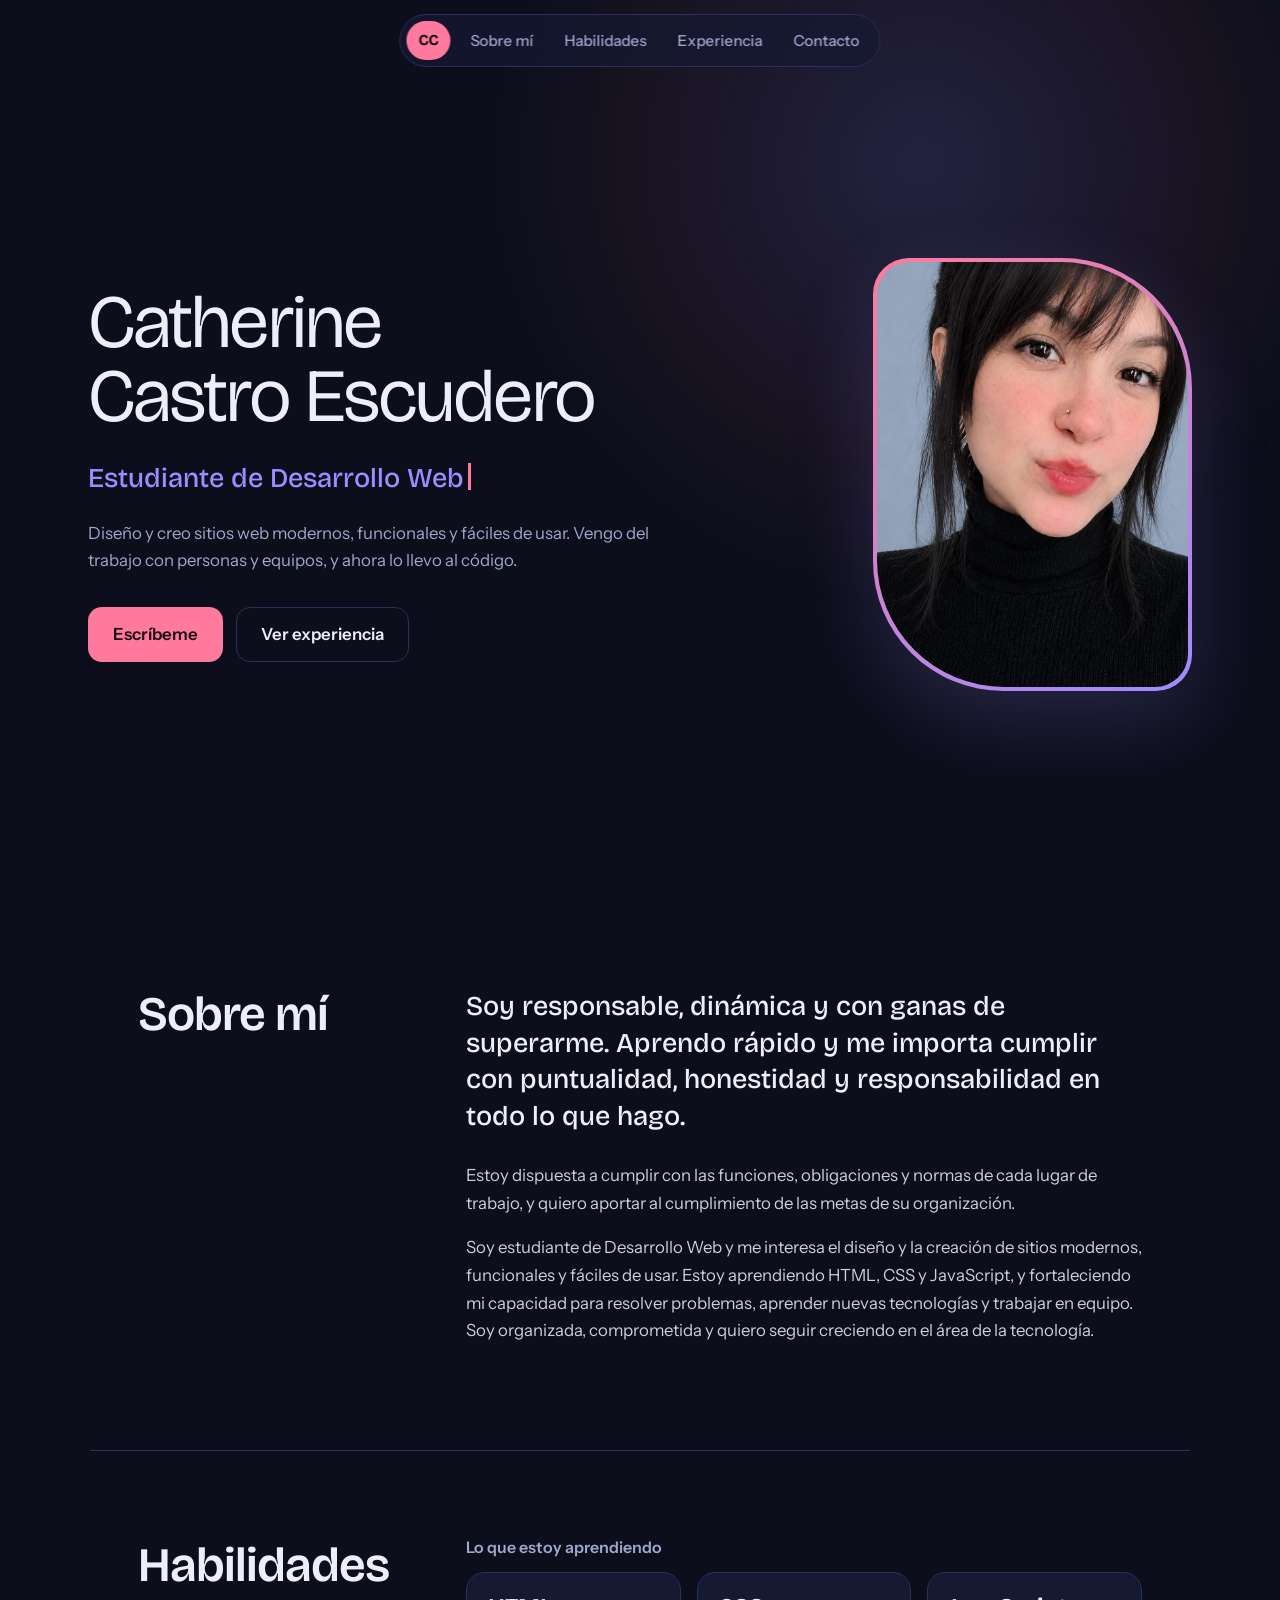
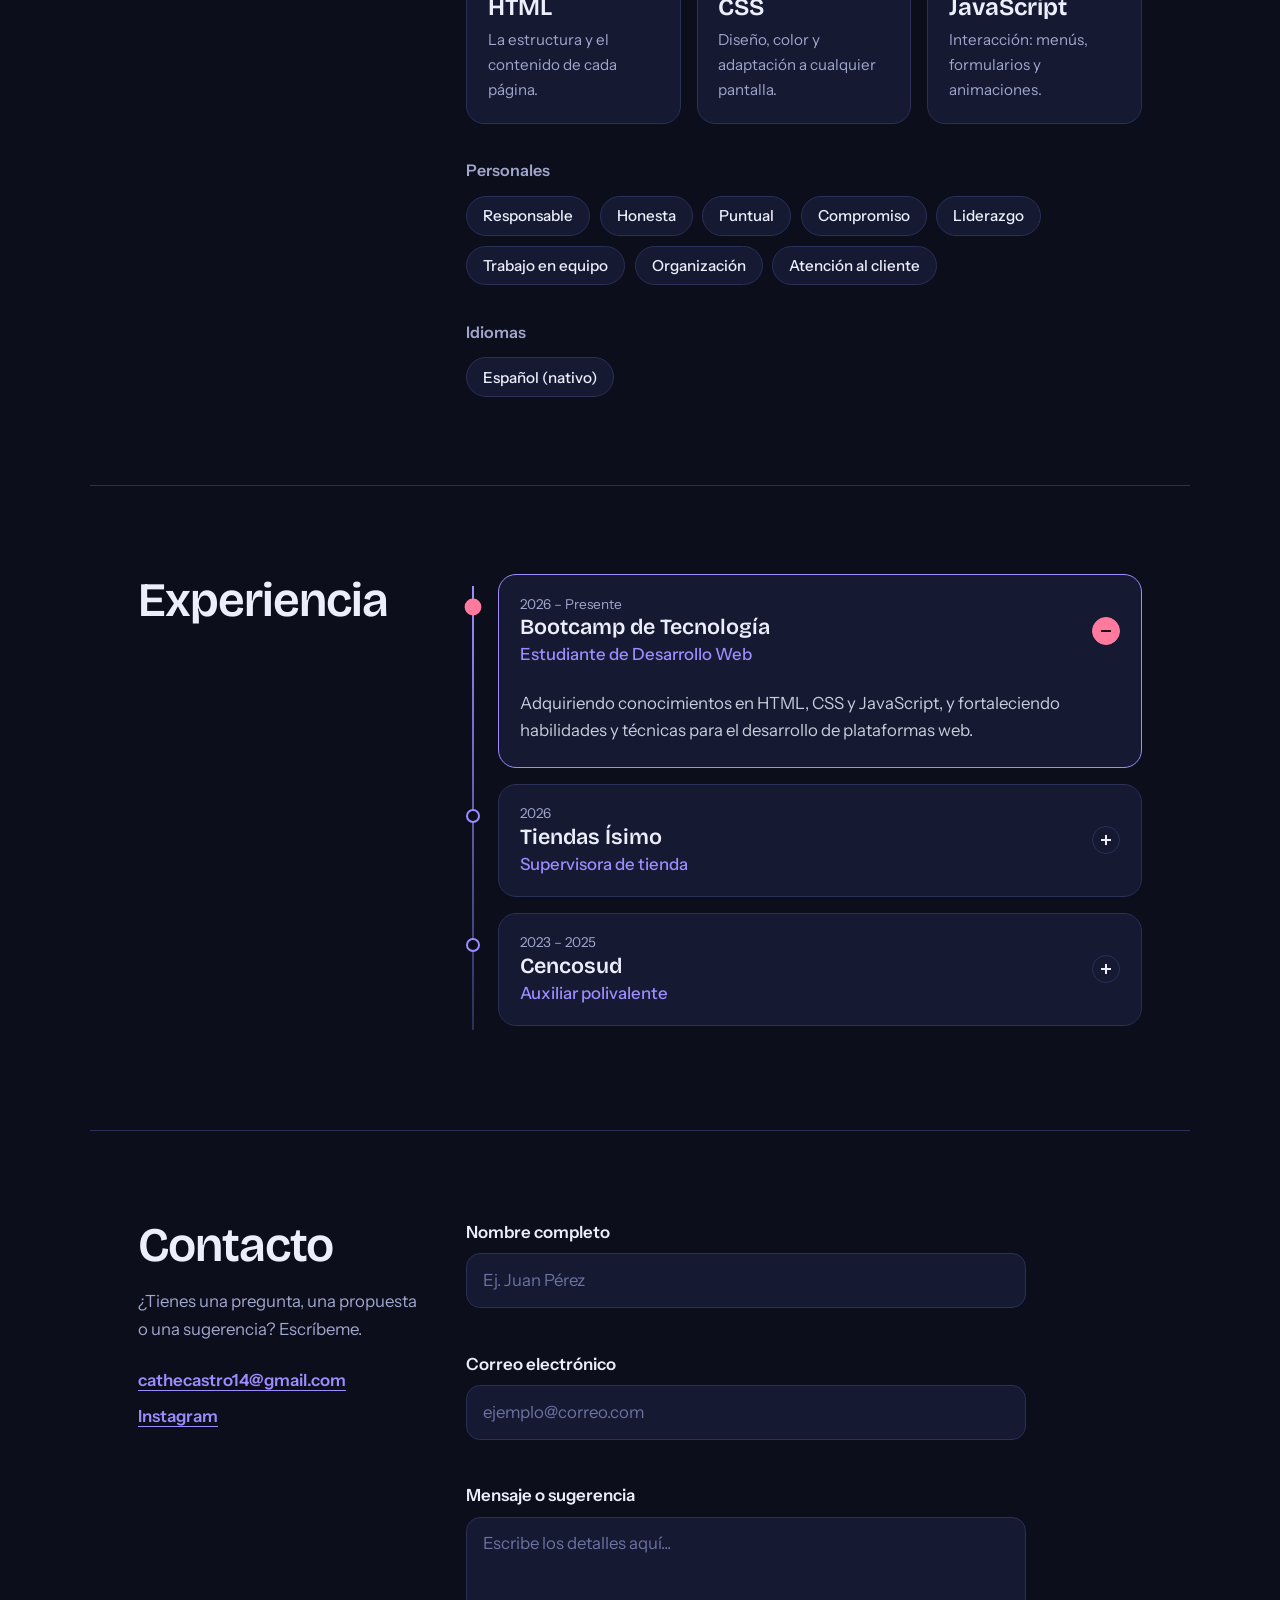
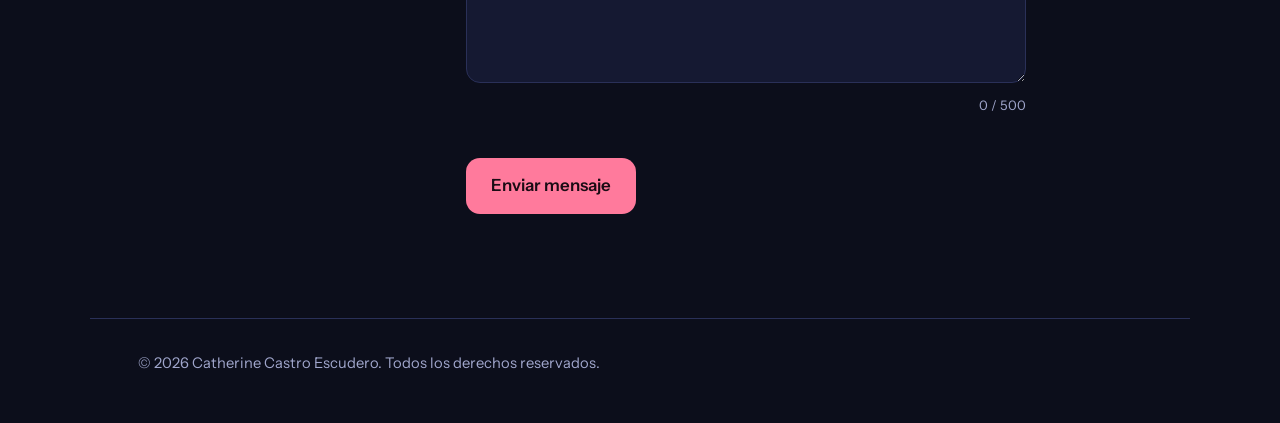
<file: index.html>
<!DOCTYPE html>
<html lang="es">
<head>
    <meta charset="UTF-8">
    <meta name="viewport" content="width=device-width, initial-scale=1.0">
    <meta name="description" content="Portafolio de Catherine Castro Escudero, estudiante de Desarrollo Web con experiencia en supervisión de tienda, atención al cliente y apoyo administrativo.">
    <meta name="theme-color" content="#0c0e1b">
    <title>Catherine Castro Escudero | Portafolio</title>

    <link rel="preconnect" href="https://fonts.googleapis.com">
    <link rel="preconnect" href="https://fonts.gstatic.com" crossorigin>
    <link href="https://fonts.googleapis.com/css2?family=Bricolage+Grotesque:opsz,wdth,wght@12..96,75..100,200..800&family=Instrument+Sans:wght@400..700&display=swap" rel="stylesheet">

    <link rel="stylesheet" href="miPortafolio.css">
    <script src="portafolio.js" defer></script>
</head>
<body>
    <a class="saltar" href="#contenido">Saltar al contenido</a>
    <div class="progreso" id="progreso" aria-hidden="true"></div>

    <header>
        <nav class="nav" aria-label="Navegación principal">
            <a href="#inicio" class="nav__marca" aria-label="Ir al inicio">CC</a>
            <a href="#sobre-mi">Sobre mí</a>
            <a href="#habilidades">Habilidades</a>
            <a href="#experiencia">Experiencia</a>
            <a href="#contacto">Contacto</a>
        </nav>
    </header>

    <main id="contenido">

        <section id="inicio" class="hero">
            <div class="hero__texto">
                <h1 class="nombre entra" id="nombre" style="--i:0" aria-label="Catherine Castro Escudero">
                    <span class="linea">Catherine</span>
                    <span class="linea">Castro Escudero</span>
                </h1>

                <p class="rol entra" style="--i:2">
                    <span class="solo-lectores">Estudiante de Desarrollo Web</span>
                    <span class="rol__typed" id="typed" aria-hidden="true">Estudiante de Desarrollo Web</span>
                </p>

                <p class="lema entra" style="--i:3">
                    Diseño y creo sitios web modernos, funcionales y fáciles de usar. Vengo del trabajo con personas y equipos, y ahora lo llevo al código.
                </p>

                <div class="acciones entra" style="--i:4">
                    <a href="#contacto" class="btn btn--primario">Escríbeme</a>
                    <a href="#experiencia" class="btn btn--secundario">Ver experiencia</a>
                </div>
            </div>

            <div class="retrato entra" id="retrato" style="--i:3">
                <div class="retrato__marco">
                    <img src="WhatsApp Image 2026-10-21 at 12.21.23.jpeg"
                         alt="Foto de perfil profesional de Catherine Castro Escudero"
                         width="340" height="425" id="foto">
                    <span class="retrato__iniciales" id="iniciales" aria-hidden="true" hidden>CC</span>
                </div>
            </div>
        </section>

        <section id="sobre-mi" class="seccion">
            <div class="split">
                <h2>Sobre mí</h2>
                <div class="texto">
                    <p class="texto__lead">
                        Soy responsable, dinámica y con ganas de superarme. Aprendo rápido y me importa cumplir con puntualidad, honestidad y responsabilidad en todo lo que hago.
                    </p>
                    <p>
                        Estoy dispuesta a cumplir con las funciones, obligaciones y normas de cada lugar de trabajo, y quiero aportar al cumplimiento de las metas de su organización.
                    </p>
                    <p>
                        Soy estudiante de Desarrollo Web y me interesa el diseño y la creación de sitios modernos, funcionales y fáciles de usar. Estoy aprendiendo HTML, CSS y JavaScript, y fortaleciendo mi capacidad para resolver problemas, aprender nuevas tecnologías y trabajar en equipo. Soy organizada, comprometida y quiero seguir creciendo en el área de la tecnología.
                    </p>
                </div>
            </div>
        </section>

        <section id="habilidades" class="seccion">
            <div class="split">
                <h2>Habilidades</h2>
                <div>
                    <h3 class="subtitulo">Lo que estoy aprendiendo</h3>
                    <div class="tec">
                        <article>
                            <h4>HTML</h4>
                            <p>La estructura y el contenido de cada página.</p>
                        </article>
                        <article>
                            <h4>CSS</h4>
                            <p>Diseño, color y adaptación a cualquier pantalla.</p>
                        </article>
                        <article>
                            <h4>JavaScript</h4>
                            <p>Interacción: menús, formularios y animaciones.</p>
                        </article>
                    </div>

                    <h3 class="subtitulo">Personales</h3>
                    <ul class="chips">
                        <li>Responsable</li>
                        <li>Honesta</li>
                        <li>Puntual</li>
                        <li>Compromiso</li>
                        <li>Liderazgo</li>
                        <li>Trabajo en equipo</li>
                        <li>Organización</li>
                        <li>Atención al cliente</li>
                    </ul>

                    <h3 class="subtitulo">Idiomas</h3>
                    <ul class="chips">
                        <li>Español (nativo)</li>
                    </ul>
                </div>
            </div>
        </section>

        <section id="experiencia" class="seccion">
            <div class="split">
                <h2>Experiencia</h2>
                <ol class="tiempo">
                    <li class="abierto">
                        <div class="tarjeta">
                            <button type="button" class="cab" aria-expanded="true" aria-controls="det1">
                                <span class="cab__anio">2026 – Presente</span>
                                <span class="cab__empresa">Bootcamp de Tecnología</span>
                                <span class="cab__cargo">Estudiante de Desarrollo Web</span>
                                <span class="cab__icono" aria-hidden="true"></span>
                            </button>
                            <div class="cuerpo" id="det1">
                                <div class="cuerpo__in">
                                    <p>Adquiriendo conocimientos en HTML, CSS y JavaScript, y fortaleciendo habilidades y técnicas para el desarrollo de plataformas web.</p>
                                </div>
                            </div>
                        </div>
                    </li>

                    <li>
                        <div class="tarjeta">
                            <button type="button" class="cab" aria-expanded="false" aria-controls="det2">
                                <span class="cab__anio">2026</span>
                                <span class="cab__empresa">Tiendas Ísimo</span>
                                <span class="cab__cargo">Supervisora de tienda</span>
                                <span class="cab__icono" aria-hidden="true"></span>
                            </button>
                            <div class="cuerpo" id="det2">
                                <div class="cuerpo__in">
                                    <p>Supervisión de la operación diaria de la tienda, garantizando el cumplimiento de los objetivos de ventas y un excelente servicio al cliente.</p>
                                    <p>Coordinación y liderazgo del equipo, organización de turnos, control de inventarios, abastecimiento y exhibición de productos, apertura y cierre de caja, cumplimiento de los procedimientos de la empresa y atención oportuna de las necesidades de los clientes.</p>
                                </div>
                            </div>
                        </div>
                    </li>

                    <li>
                        <div class="tarjeta">
                            <button type="button" class="cab" aria-expanded="false" aria-controls="det3">
                                <span class="cab__anio">2023 – 2025</span>
                                <span class="cab__empresa">Cencosud</span>
                                <span class="cab__cargo">Auxiliar polivalente</span>
                                <span class="cab__icono" aria-hidden="true"></span>
                            </button>
                            <div class="cuerpo" id="det3">
                                <div class="cuerpo__in">
                                    <p>Apoyo en actividades asistenciales, administrativas y de atención al usuario en instituciones de salud.</p>
                                    <p>Orientación a pacientes, agendamiento de citas, organización y actualización de historias clínicas, manejo de documentos y cumplimiento de los protocolos de bioseguridad.</p>
                                </div>
                            </div>
                        </div>
                    </li>

                </ol>
            </div>
        </section>

        <section id="contacto" class="seccion">
            <div class="split">
                <div>
                    <h2>Contacto</h2>
                    <p class="contacto__intro">¿Tienes una pregunta, una propuesta o una sugerencia? Escríbeme.</p>
                    <ul class="enlaces">
                        <li><a href="mailto:cathecastro14@gmail.com">cathecastro14@gmail.com</a></li>
                        <li><a href="https://www.instagram.com/kttksttro?igsh=NDJoc3o1aXQ5dW0w" target="_blank" rel="noopener noreferrer">Instagram</a></li>
                    </ul>
                </div>

                <form id="formContacto" action="#" method="POST" novalidate>
                    <div class="campo">
                        <label for="nombreForm">Nombre completo</label>
                        <input type="text" id="nombreForm" name="nombre" placeholder="Ej. Juan Pérez" autocomplete="name" required minlength="3">
                        <small class="error" aria-live="polite"></small>
                    </div>

                    <div class="campo">
                        <label for="correo">Correo electrónico</label>
                        <input type="email" id="correo" name="correo" placeholder="ejemplo@correo.com" autocomplete="email" required>
                        <small class="error" aria-live="polite"></small>
                    </div>

                    <div class="campo">
                        <label for="mensaje">Mensaje o sugerencia</label>
                        <textarea id="mensaje" name="mensaje" rows="5" placeholder="Escribe los detalles aquí..." required minlength="10" maxlength="500"></textarea>
                        <small class="contador" id="contador">0 / 500</small>
                        <small class="error" aria-live="polite"></small>
                    </div>

                    <button type="submit" class="btn btn--primario">Enviar mensaje</button>
                    <p id="estadoForm" class="estado" role="status"></p>
                </form>
            </div>
        </section>
    </main>

    <footer class="pie">
        <p>© <span id="anio">2026</span> Catherine Castro Escudero. Todos los derechos reservados.</p>
    </footer>

    <button type="button" id="subir" class="subir" aria-label="Volver arriba" hidden>↑</button>
</body>
</html>
</file>
<file: miPortafolio.css>
:root {
    --bg: #0c0e1b;
    --surface: #151932;
    --surface-2: #1c2142;
    --line: #2a3058;
    --text: #eceefb;
    --muted: #a0a6cc;
    --rose: #ff7a9c;
    --lilac: #9d8cff;
    --ok: #7ee2b8;
    --error: #ff8fa8;

    --f-display: "Bricolage Grotesque", "Segoe UI", system-ui, sans-serif;
    --f-body: "Instrument Sans", "Segoe UI", system-ui, sans-serif;

    --gutter: clamp(1.25rem, 5vw, 3rem);
    --ancho: 1100px;
}

/* ---------- Base ---------- */
*, *::before, *::after { box-sizing: border-box; }

html {
    color-scheme: dark;
    scroll-behavior: smooth;
    scroll-padding-top: 90px;
}

body {
    margin: 0;
    font-family: var(--f-body);
    font-size: 1.05rem;
    line-height: 1.65;
    color: var(--text);
    background: var(--bg);
}

/* Luz que sigue al cursor */
body::before {
    content: "";
    position: fixed;
    inset: 0;
    z-index: 0;
    pointer-events: none;
    background: radial-gradient(
        650px circle at var(--mx, 72%) var(--my, 18%),
        rgba(157, 140, 255, .16),
        rgba(255, 122, 156, .05) 45%,
        transparent 70%
    );
}

main, footer { position: relative; z-index: 1; }

img { max-width: 100%; display: block; }
a { color: var(--lilac); text-underline-offset: 4px; }
a:hover { color: var(--rose); }
p { margin: 0 0 1em; }

h1, h2, h3, h4 { font-family: var(--f-display); margin: 0; line-height: 1.1; }

:focus-visible { outline: 3px solid var(--rose); outline-offset: 3px; }

.solo-lectores {
    position: absolute; width: 1px; height: 1px; overflow: hidden;
    clip: rect(0 0 0 0); white-space: nowrap;
}

.saltar {
    position: absolute; left: -999px; top: 0; z-index: 400;
    background: var(--rose); color: #1a0b14; padding: .6rem 1rem; font-weight: 600;
}
.saltar:focus { left: 0; }

/* ---------- Progreso de lectura ---------- */
.progreso {
    position: fixed; top: 0; left: 0; z-index: 300;
    height: 3px; width: 100%;
    transform-origin: left; transform: scaleX(var(--p, 0));
    background: linear-gradient(90deg, var(--lilac), var(--rose));
}

/* ---------- Navegación ---------- */
.nav {
    position: fixed; top: 14px; left: 50%; transform: translateX(-50%);
    z-index: 200; display: flex; align-items: center; gap: 2px;
    padding: 6px; max-width: calc(100vw - 1.5rem);
    background: rgba(21, 25, 50, .72);
    backdrop-filter: blur(14px);
    -webkit-backdrop-filter: blur(14px);
    border: 1px solid var(--line);
    border-radius: 999px;
}

.nav a {
    padding: .45rem .9rem; border-radius: 999px; white-space: nowrap;
    text-decoration: none; color: var(--muted); font-size: .95rem; font-weight: 500;
    transition: background .2s, color .2s;
}
.nav a:hover { color: var(--text); background: var(--surface-2); }
.nav a.activo { color: var(--text); background: var(--line); }

.nav a.nav__marca {
    background: var(--rose); color: #1a0b14; font-family: var(--f-display);
    font-weight: 700; padding: .45rem .75rem; margin-right: 4px;
}
.nav a.nav__marca:hover { background: var(--lilac); color: #14102e; }

/* ---------- Entrada de la portada (una sola secuencia) ---------- */
.entra {
    opacity: 0; transform: translateY(16px);
    animation: entra .9s cubic-bezier(.2, .7, .2, 1) forwards;
    animation-delay: calc(var(--i, 0) * 120ms + 150ms);
}
@keyframes entra { to { opacity: 1; transform: none; } }

/* ---------- Portada ---------- */
.hero {
    max-width: 1200px; margin: 0 auto;
    min-height: 100svh;
    padding: 7rem var(--gutter) 4rem;
    display: grid;
    grid-template-columns: minmax(0, 1.5fr) minmax(0, .65fr);
    align-items: center;
    gap: 3rem;
}

.hero__texto { container-type: inline-size; min-width: 0; }

.nombre {
    font-size: clamp(2rem, 10.2cqi, 6rem);
    font-weight: 350;
    line-height: .98;
    letter-spacing: -.025em;
}
.nombre .linea { display: block; white-space: nowrap; }
.nombre .l {
    color: color-mix(in srgb, var(--rose) calc(var(--t, 0) * 100%), var(--text));
}

.rol {
    margin: 1.4rem 0 0;
    font-family: var(--f-display);
    font-size: clamp(1.15rem, 2.6vw, 1.7rem);
    font-weight: 500;
    min-height: 1.3em;
}
.rol__typed { color: var(--lilac); }
.rol__typed::after {
    content: ""; display: inline-block; width: 3px; height: 1em;
    margin-left: 4px; vertical-align: -.12em; background: var(--rose);
    animation: parpadeo 1s steps(2, start) infinite;
}
@keyframes parpadeo { to { visibility: hidden; } }

.lema { color: var(--muted); max-width: 52ch; margin: 1.2rem 0 0; }

.acciones { display: flex; flex-wrap: wrap; gap: .8rem; margin-top: 2rem; }

/* ---------- Botones ---------- */
.btn {
    display: inline-block; padding: .8rem 1.5rem; border-radius: 14px;
    border: 1.5px solid transparent; font: inherit; font-weight: 600;
    text-decoration: none; cursor: pointer;
    transition: transform .2s, box-shadow .2s, background .2s, border-color .2s;
}
.btn:hover { transform: translateY(-2px); }
.btn.btn--primario { background: var(--rose); color: #1a0b14; }
.btn.btn--primario:hover { background: #ff93ae; color: #1a0b14; box-shadow: 0 8px 28px rgba(255, 122, 156, .35); }
.btn.btn--secundario { border-color: var(--line); color: var(--text); background: transparent; }
.btn.btn--secundario:hover { border-color: var(--lilac); color: var(--text); }

/* ---------- Retrato ---------- */
.retrato { justify-self: end; width: min(100%, 340px); perspective: 900px; }

.retrato__marco {
    position: relative; padding: 4px;
    border-radius: 36px 130px 36px 130px;
    background: linear-gradient(145deg, var(--rose), var(--lilac));
    box-shadow: 0 30px 80px rgba(157, 140, 255, .18);
    transition: transform .25s ease-out;
    transform-style: preserve-3d;
}
.retrato__marco img {
    width: 100%; aspect-ratio: 4 / 5; object-fit: cover;
    border-radius: 33px 127px 33px 127px; background: var(--surface);
}
.retrato__iniciales {
    display: grid; place-items: center; width: 100%; aspect-ratio: 4 / 5;
    border-radius: 33px 127px 33px 127px; background: var(--surface);
    font-family: var(--f-display); font-size: 5rem; font-weight: 700; color: var(--lilac);
}
.retrato__iniciales[hidden] { display: none; }

/* ---------- Secciones ---------- */
.seccion { max-width: var(--ancho); margin: 0 auto; padding: 5.5rem var(--gutter); }
.seccion + .seccion { border-top: 1px solid var(--line); }

.split {
    display: grid; grid-template-columns: minmax(180px, 280px) minmax(0, 1fr);
    gap: 3rem; align-items: start;
}

.seccion h2 {
    font-size: clamp(2rem, 4.2vw, 3rem); font-weight: 600; letter-spacing: -.02em;
    position: sticky; top: 100px;
}
.split > div:first-child h2 { position: static; }

.texto p { max-width: 62ch; color: color-mix(in srgb, var(--text) 86%, transparent); }
.texto .texto__lead {
    font-family: var(--f-display); font-size: clamp(1.3rem, 2.4vw, 1.7rem);
    line-height: 1.35; color: var(--text); font-weight: 500;
}

/* ---------- Habilidades ---------- */
.subtitulo {
    font-family: var(--f-body); font-size: 1rem; font-weight: 600;
    color: var(--muted); margin: 2.4rem 0 1rem;
}
.subtitulo:first-child { margin-top: 0; }

.tec { display: grid; grid-template-columns: repeat(3, minmax(0, 1fr)); gap: 1rem; }
.tec article {
    padding: 1.3rem; background: var(--surface); border: 1px solid var(--line);
    border-radius: 18px; transition: transform .25s, border-color .25s, background .25s;
}
.tec article:hover { transform: translateY(-5px); border-color: var(--lilac); background: var(--surface-2); }
.tec h4 { font-size: 1.5rem; font-weight: 650; margin-bottom: .4rem; }
.tec p { margin: 0; color: var(--muted); font-size: .95rem; }

.chips { list-style: none; margin: 0; padding: 0; display: flex; flex-wrap: wrap; gap: .6rem; }
.chips li {
    padding: .4rem 1rem; border-radius: 999px; font-size: .95rem; font-weight: 500;
    background: var(--surface); border: 1px solid var(--line);
    transition: border-color .2s, color .2s, transform .2s;
}
.chips li:hover { border-color: var(--rose); color: var(--rose); transform: translateY(-2px); }

/* ---------- Línea de tiempo ---------- */
.tiempo { list-style: none; margin: 0; padding: 0 0 0 2rem; position: relative; }
.tiempo::before {
    content: ""; position: absolute; left: 6px; top: 12px; bottom: 12px; width: 2px;
    background: linear-gradient(var(--lilac), var(--line));
}
.tiempo > li { position: relative; margin-bottom: 1rem; }
.tiempo > li::before {
    content: ""; position: absolute; left: -2rem; top: 1.6rem;
    width: 14px; height: 14px; border-radius: 50%;
    background: var(--bg); border: 2px solid var(--lilac);
    transition: background .25s, border-color .25s, transform .25s;
}
.tiempo > li.abierto::before { background: var(--rose); border-color: var(--rose); transform: scale(1.2); }

.tarjeta {
    background: var(--surface); border: 1px solid var(--line);
    border-radius: 18px; overflow: hidden; transition: border-color .25s;
}
.tiempo > li.abierto .tarjeta, .tarjeta:hover { border-color: var(--lilac); }

.cab {
    display: grid; grid-template-columns: minmax(0, 1fr) auto; column-gap: 1rem;
    width: 100%; padding: 1.1rem 1.3rem; text-align: left;
    font: inherit; color: inherit; background: none; border: 0; cursor: pointer;
}
.cab__anio { grid-column: 1; font-size: .85rem; color: var(--muted); }
.cab__empresa { grid-column: 1; font-family: var(--f-display); font-size: 1.35rem; font-weight: 600; line-height: 1.2; }
.cab__cargo { grid-column: 1; color: var(--lilac); font-weight: 500; }
.cab__icono {
    grid-column: 2; grid-row: 1 / span 3; align-self: center;
    position: relative; width: 28px; height: 28px; border-radius: 50%;
    border: 1.5px solid var(--line); transition: transform .3s, background .3s, border-color .3s;
}
.cab__icono::before, .cab__icono::after {
    content: ""; position: absolute; left: 50%; top: 50%; width: 10px; height: 2px;
    background: var(--text); transform: translate(-50%, -50%);
}
.cab__icono::after { transform: translate(-50%, -50%) rotate(90deg); transition: transform .3s; }
.cab:hover .cab__icono { border-color: var(--rose); }
.abierto .cab__icono { background: var(--rose); border-color: var(--rose); transform: rotate(180deg); }
.abierto .cab__icono::before, .abierto .cab__icono::after { background: #1a0b14; }
.abierto .cab__icono::after { transform: translate(-50%, -50%) rotate(0deg); }

.cuerpo { display: grid; grid-template-rows: 0fr; transition: grid-template-rows .35s ease; }
.abierto .cuerpo { grid-template-rows: 1fr; }
.cuerpo__in {
    overflow: hidden; visibility: hidden; padding: 0 1.3rem;
    transition: visibility 0s .35s;
}
.abierto .cuerpo__in { visibility: visible; transition-delay: 0s; padding-bottom: .3rem; }
.cuerpo__in p { color: color-mix(in srgb, var(--text) 84%, transparent); max-width: 60ch; }
.cuerpo__in p:first-child { margin-top: .2rem; }

/* ---------- Contacto ---------- */
.contacto__intro { margin-top: 1rem; color: var(--muted); max-width: 32ch; }
.enlaces { list-style: none; margin: 1.5rem 0 0; padding: 0; display: grid; gap: .5rem; }
.enlaces a { font-weight: 600; }

form { max-width: 560px; }
.campo { margin-bottom: 1.2rem; }
label { display: block; font-weight: 600; margin-bottom: .4rem; }

input, textarea {
    width: 100%; padding: .8rem 1rem; font: inherit; color: var(--text);
    background: var(--surface); border: 1.5px solid var(--line); border-radius: 14px;
    transition: border-color .2s, box-shadow .2s;
}
input::placeholder, textarea::placeholder { color: #6b72a0; }
input:focus, textarea:focus {
    outline: none; border-color: var(--lilac);
    box-shadow: 0 0 0 4px rgba(157, 140, 255, .2);
}
textarea { resize: vertical; min-height: 130px; }

.campo.invalido input, .campo.invalido textarea { border-color: var(--error); }
.error { display: block; min-height: 1.3em; color: var(--error); font-size: .88rem; margin-top: .3rem; }
.contador { display: block; text-align: right; color: var(--muted); font-size: .82rem; margin-top: .2rem; }

.estado { margin: 1rem 0 0; font-weight: 600; }
.estado.ok { color: var(--ok); }

/* ---------- Pie y botón subir ---------- */
.pie {
    max-width: var(--ancho); margin: 0 auto; padding: 2rem var(--gutter) 3rem;
    border-top: 1px solid var(--line); color: var(--muted); font-size: .92rem;
}
.pie p { margin: 0; }

.subir {
    position: fixed; right: 1.25rem; bottom: 1.25rem; z-index: 150;
    width: 46px; height: 46px; border-radius: 50%; border: 1px solid var(--line);
    background: var(--surface-2); color: var(--text); font-size: 1.2rem; cursor: pointer;
    transition: transform .2s, background .2s, border-color .2s;
}
.subir:hover { transform: translateY(-3px); background: var(--rose); color: #1a0b14; border-color: var(--rose); }
.subir[hidden] { display: none; }

/* ---------- Responsive ---------- */
@media (max-width: 860px) {
    .hero { grid-template-columns: 1fr; padding-top: 6rem; gap: 2.5rem; min-height: auto; }
    .retrato { justify-self: start; width: min(70%, 240px); }
    .split { grid-template-columns: 1fr; gap: 1.6rem; }
    .seccion h2 { position: static; }
    .seccion { padding-block: 4rem; }
    .tec { grid-template-columns: 1fr; }
}

@media (max-width: 420px) {
    .nav a { padding: .4rem .6rem; font-size: .85rem; }
    .nav a.nav__marca { padding: .4rem .6rem; }
}

/* ---------- Movimiento reducido ---------- */
@media (prefers-reduced-motion: reduce) {
    html { scroll-behavior: auto; }
    .entra { opacity: 1; transform: none; animation: none; }
    .rol__typed::after { animation: none; }
    .cuerpo, .cab__icono, .tec article, .chips li, .btn { transition: none; }
}

@media print {
    body::before, .nav, .progreso, .subir, form, .acciones { display: none; }
    body { background: #fff; color: #000; }
    .cuerpo { grid-template-rows: 1fr; }
    .cuerpo__in { visibility: visible; }
}
</file>
